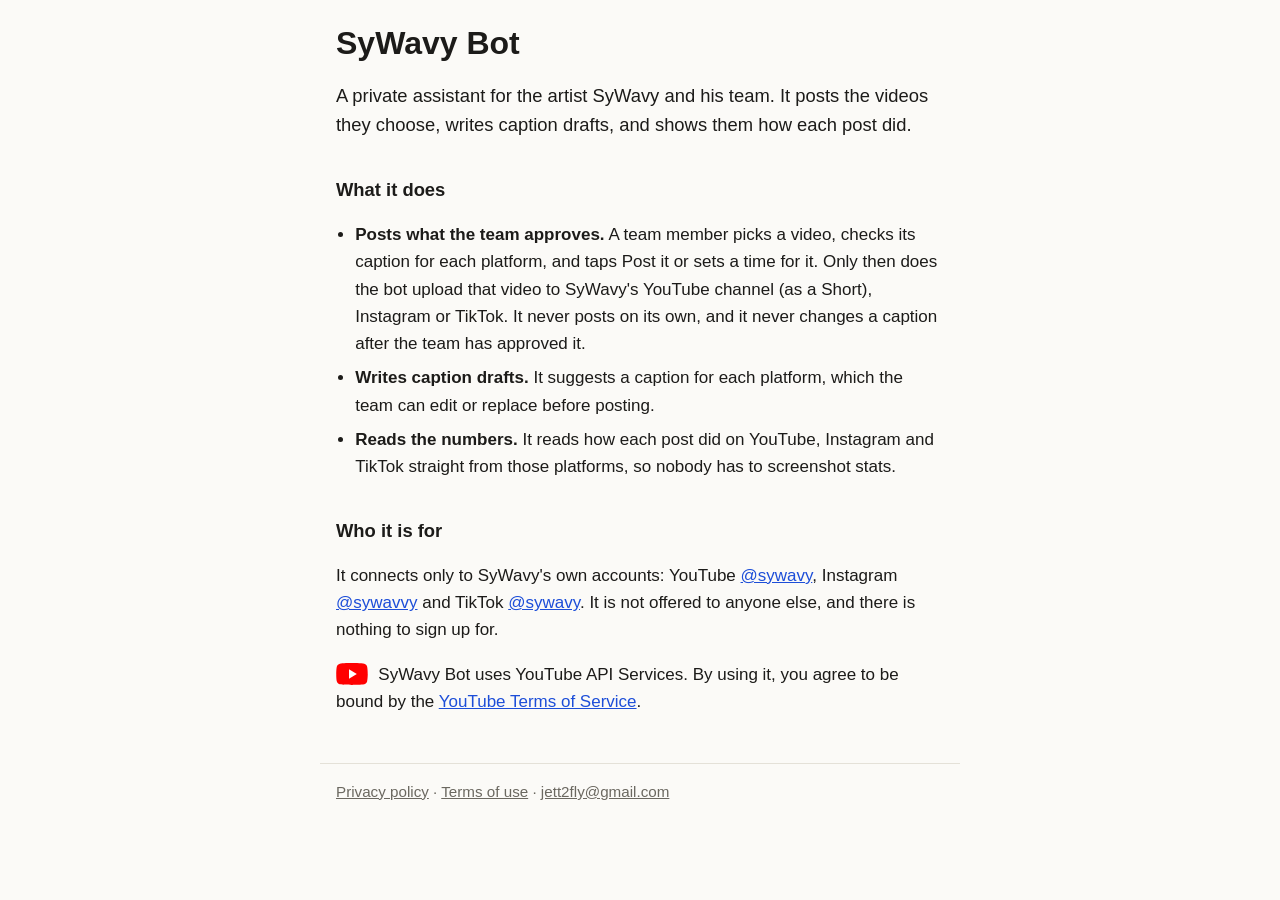
<file: index.html>
<!doctype html>
<html lang="en">
<head>
<meta charset="utf-8">
<meta name="viewport" content="width=device-width, initial-scale=1">
<title>SyWavy Bot</title>
<meta name="description" content="A private assistant for the artist SyWavy's own social accounts.">
<link rel="stylesheet" href="style.css">
</head>
<body>
<main>
<h1>SyWavy Bot</h1>
<p class="lede">A private assistant for the artist SyWavy and his team. It posts the videos they choose, writes caption drafts, and shows them how each post did.</p>

<h2>What it does</h2>
<ul>
<li><strong>Posts what the team approves.</strong> A team member picks a video, checks its caption for each platform, and taps Post it or sets a time for it. Only then does the bot upload that video to SyWavy's YouTube channel (as a Short), Instagram or TikTok. It never posts on its own, and it never changes a caption after the team has approved it.</li>
<li><strong>Writes caption drafts.</strong> It suggests a caption for each platform, which the team can edit or replace before posting.</li>
<li><strong>Reads the numbers.</strong> It reads how each post did on YouTube, Instagram and TikTok straight from those platforms, so nobody has to screenshot stats.</li>
</ul>

<h2>Who it is for</h2>
<p>It connects only to SyWavy's own accounts: YouTube <a href="https://www.youtube.com/@sywavy">@sywavy</a>, Instagram <a href="https://www.instagram.com/sywavvy/">@sywavvy</a> and TikTok <a href="https://www.tiktok.com/@sywavy">@sywavy</a>. It is not offered to anyone else, and there is nothing to sign up for.</p>

<p class="yt"><a href="https://www.youtube.com/@sywavy" aria-label="SyWavy on YouTube"><img src="youtube-icon.svg" alt="YouTube" width="32" height="22"></a> SyWavy Bot uses YouTube API Services. By using it, you agree to be bound by the <a href="https://www.youtube.com/t/terms">YouTube Terms of Service</a>.</p>
</main>
<footer>
<a href="privacy.html">Privacy policy</a> &middot; <a href="terms.html">Terms of use</a> &middot; <a href="mailto:jett2fly@gmail.com">jett2fly@gmail.com</a>
</footer>
</body>
</html>
</file>
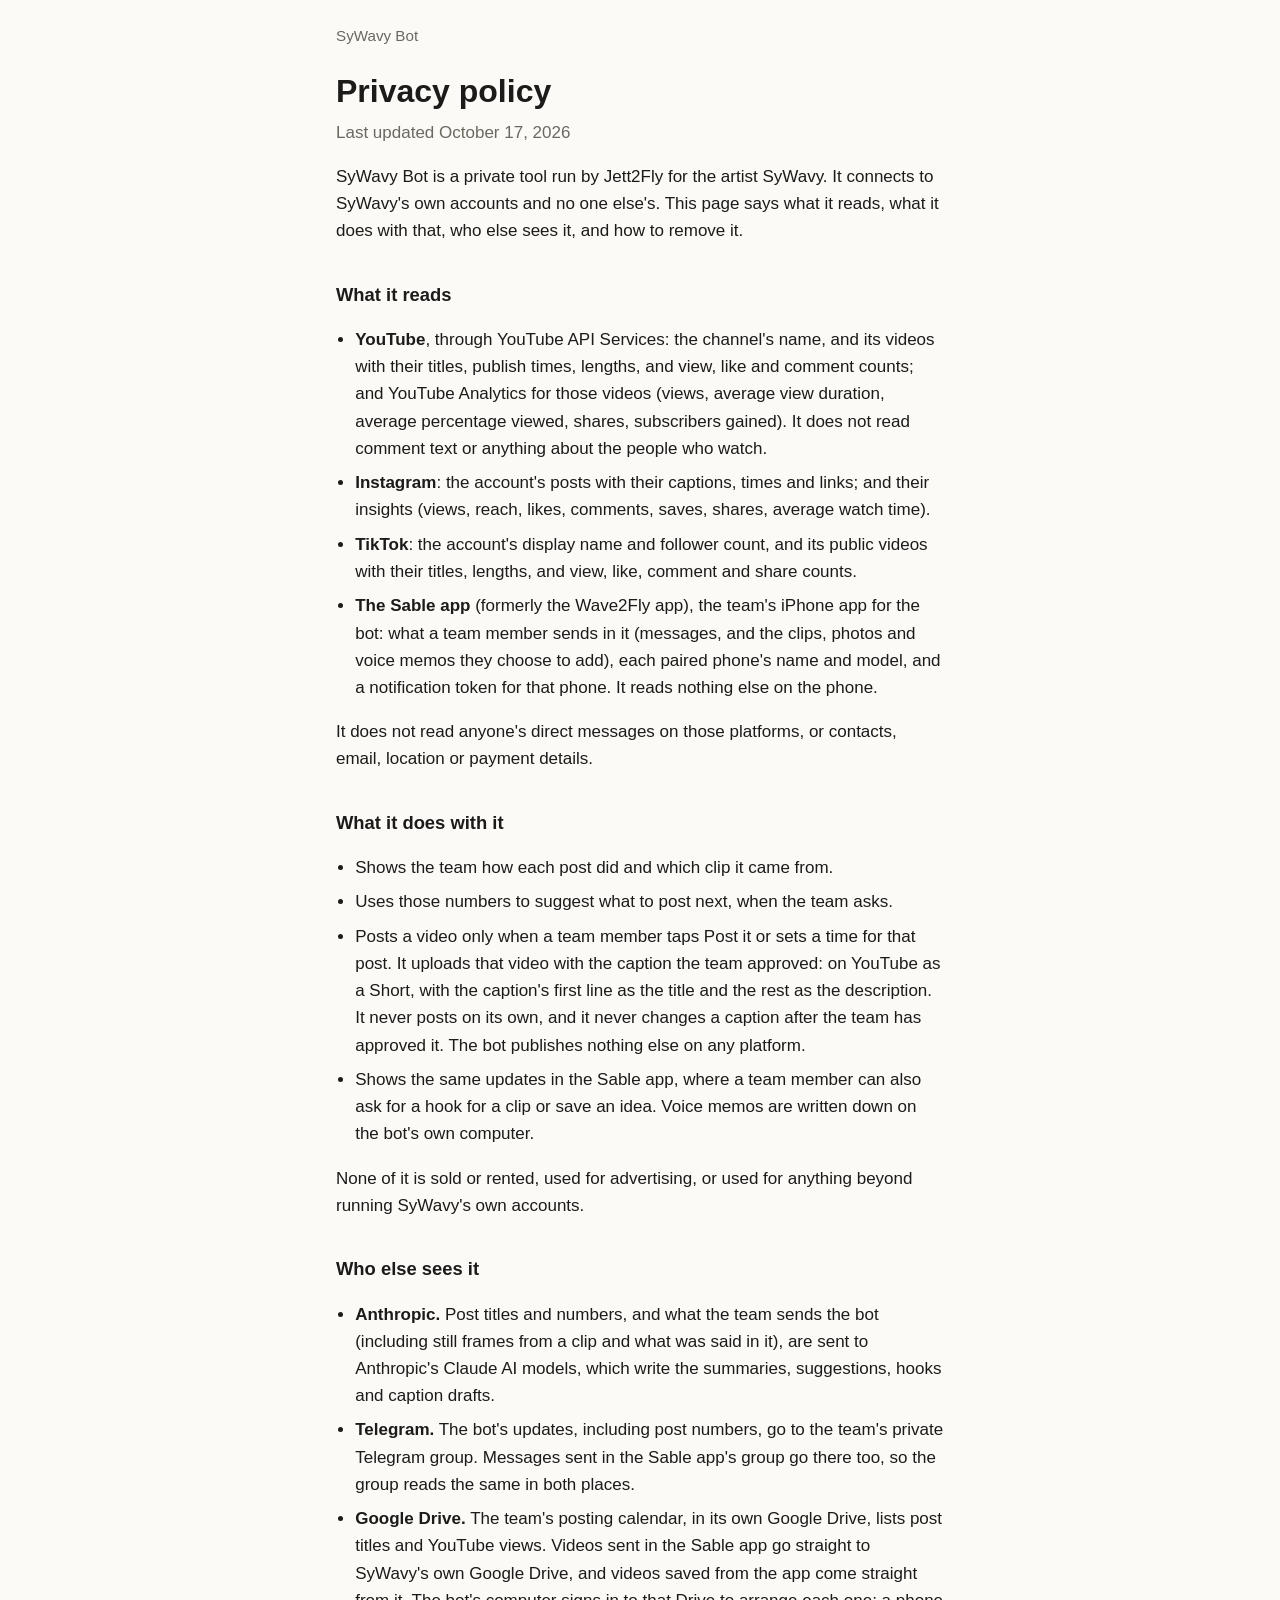
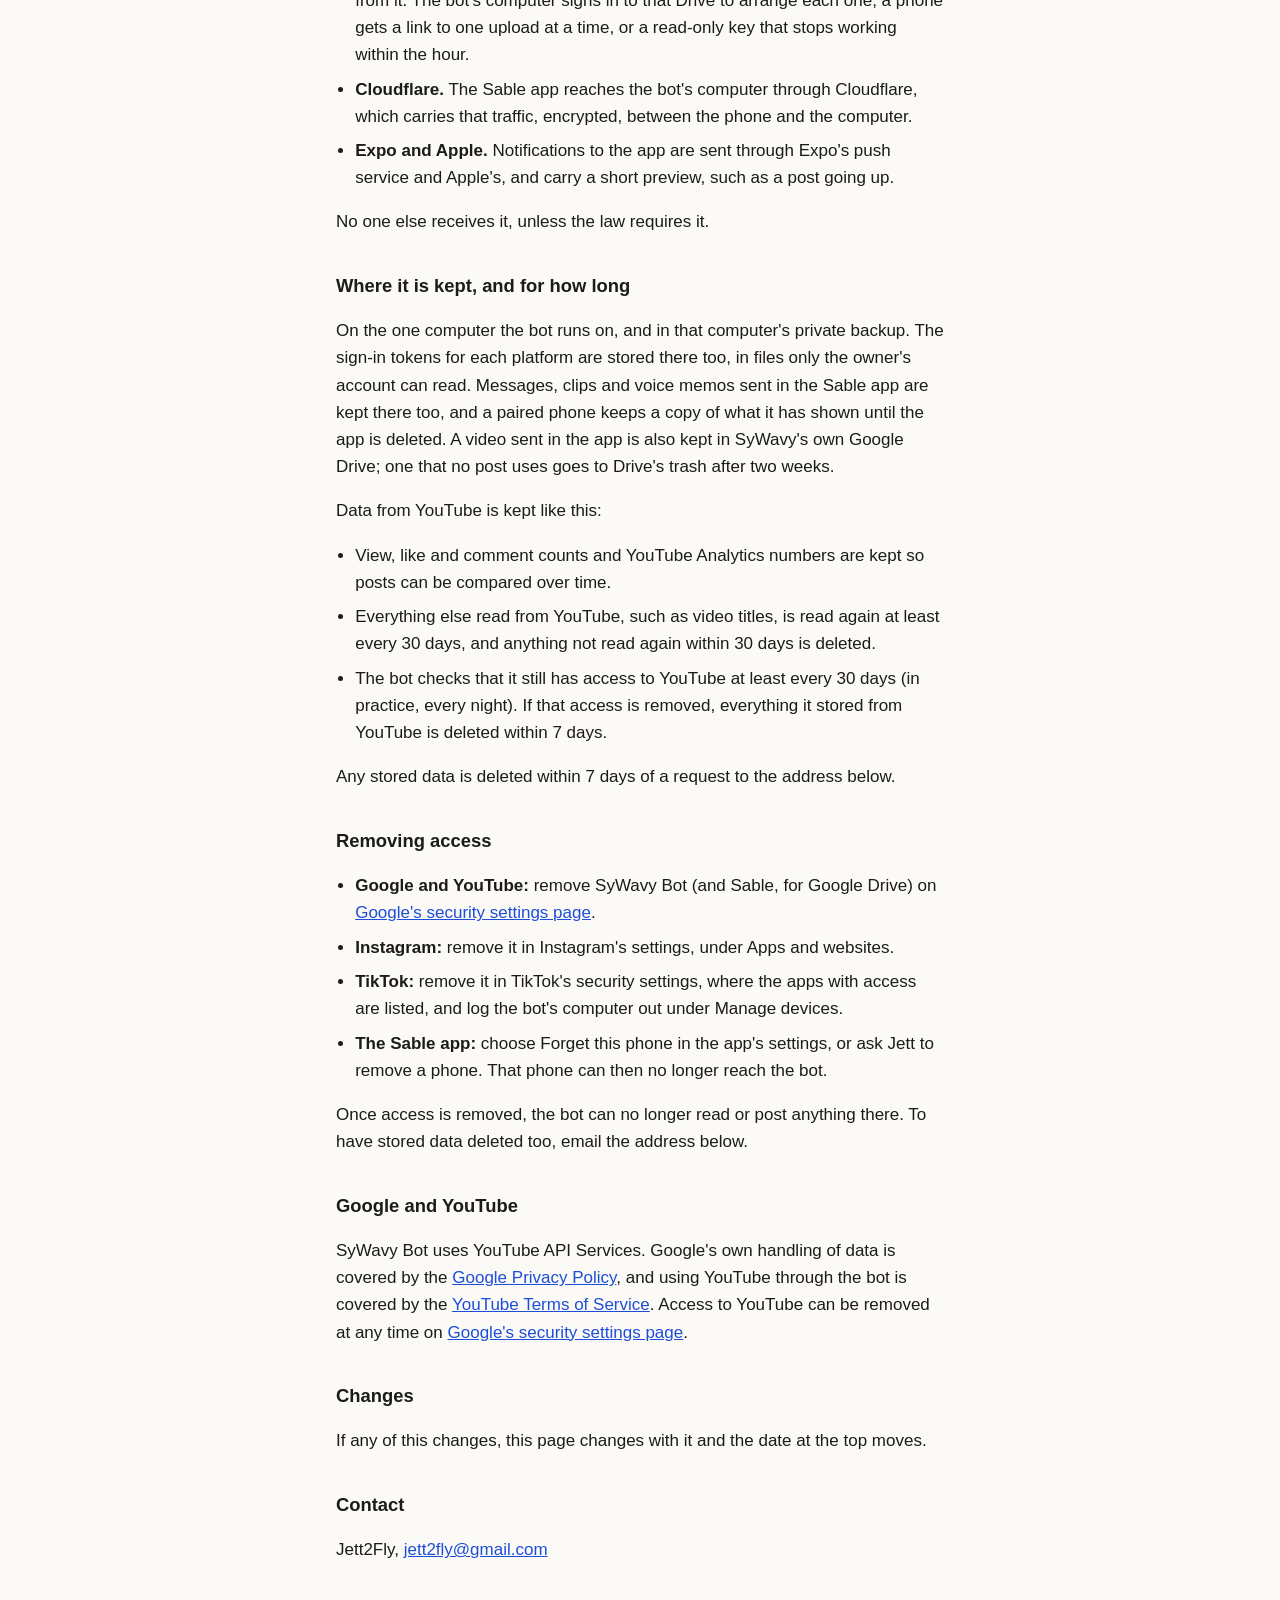
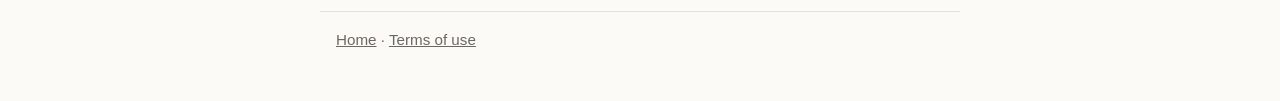
<file: privacy.html>
<!doctype html>
<html lang="en">
<head>
<meta charset="utf-8">
<meta name="viewport" content="width=device-width, initial-scale=1">
<title>Privacy policy &middot; SyWavy Bot</title>
<meta name="description" content="What SyWavy Bot reads, what it does with it, who else sees it, and how to remove it.">
<link rel="stylesheet" href="style.css">
</head>
<body>
<header><a href="./">SyWavy Bot</a></header>
<main>
<h1>Privacy policy</h1>
<p class="meta">Last updated October 17, 2026</p>

<p>SyWavy Bot is a private tool run by Jett2Fly for the artist SyWavy. It connects to SyWavy's own accounts and no one else's. This page says what it reads, what it does with that, who else sees it, and how to remove it.</p>

<h2>What it reads</h2>
<ul>
<li><strong>YouTube</strong>, through YouTube API Services: the channel's name, and its videos with their titles, publish times, lengths, and view, like and comment counts; and YouTube Analytics for those videos (views, average view duration, average percentage viewed, shares, subscribers gained). It does not read comment text or anything about the people who watch.</li>
<li><strong>Instagram</strong>: the account's posts with their captions, times and links; and their insights (views, reach, likes, comments, saves, shares, average watch time).</li>
<li><strong>TikTok</strong>: the account's display name and follower count, and its public videos with their titles, lengths, and view, like, comment and share counts.</li>
<li><strong>The Sable app</strong> (formerly the Wave2Fly app), the team's iPhone app for the bot: what a team member sends in it (messages, and the clips, photos and voice memos they choose to add), each paired phone's name and model, and a notification token for that phone. It reads nothing else on the phone.</li>
</ul>
<p>It does not read anyone's direct messages on those platforms, or contacts, email, location or payment details.</p>

<h2>What it does with it</h2>
<ul>
<li>Shows the team how each post did and which clip it came from.</li>
<li>Uses those numbers to suggest what to post next, when the team asks.</li>
<li>Posts a video only when a team member taps Post it or sets a time for that post. It uploads that video with the caption the team approved: on YouTube as a Short, with the caption's first line as the title and the rest as the description. It never posts on its own, and it never changes a caption after the team has approved it. The bot publishes nothing else on any platform.</li>
<li>Shows the same updates in the Sable app, where a team member can also ask for a hook for a clip or save an idea. Voice memos are written down on the bot's own computer.</li>
</ul>
<p>None of it is sold or rented, used for advertising, or used for anything beyond running SyWavy's own accounts.</p>

<h2>Who else sees it</h2>
<ul>
<li><strong>Anthropic.</strong> Post titles and numbers, and what the team sends the bot (including still frames from a clip and what was said in it), are sent to Anthropic's Claude AI models, which write the summaries, suggestions, hooks and caption drafts.</li>
<li><strong>Telegram.</strong> The bot's updates, including post numbers, go to the team's private Telegram group. Messages sent in the Sable app's group go there too, so the group reads the same in both places.</li>
<li><strong>Google Drive.</strong> The team's posting calendar, in its own Google Drive, lists post titles and YouTube views. Videos sent in the Sable app go straight to SyWavy's own Google Drive, and videos saved from the app come straight from it. The bot's computer signs in to that Drive to arrange each one; a phone gets a link to one upload at a time, or a read-only key that stops working within the hour.</li>
<li><strong>Cloudflare.</strong> The Sable app reaches the bot's computer through Cloudflare, which carries that traffic, encrypted, between the phone and the computer.</li>
<li><strong>Expo and Apple.</strong> Notifications to the app are sent through Expo's push service and Apple's, and carry a short preview, such as a post going up.</li>
</ul>
<p>No one else receives it, unless the law requires it.</p>

<h2>Where it is kept, and for how long</h2>
<p>On the one computer the bot runs on, and in that computer's private backup. The sign-in tokens for each platform are stored there too, in files only the owner's account can read. Messages, clips and voice memos sent in the Sable app are kept there too, and a paired phone keeps a copy of what it has shown until the app is deleted. A video sent in the app is also kept in SyWavy's own Google Drive; one that no post uses goes to Drive's trash after two weeks.</p>
<p>Data from YouTube is kept like this:</p>
<ul>
<li>View, like and comment counts and YouTube Analytics numbers are kept so posts can be compared over time.</li>
<li>Everything else read from YouTube, such as video titles, is read again at least every 30 days, and anything not read again within 30 days is deleted.</li>
<li>The bot checks that it still has access to YouTube at least every 30 days (in practice, every night). If that access is removed, everything it stored from YouTube is deleted within 7 days.</li>
</ul>
<p>Any stored data is deleted within 7 days of a request to the address below.</p>

<h2>Removing access</h2>
<ul>
<li><strong>Google and YouTube:</strong> remove SyWavy Bot (and Sable, for Google Drive) on <a href="https://security.google.com/settings/security/permissions">Google's security settings page</a>.</li>
<li><strong>Instagram:</strong> remove it in Instagram's settings, under Apps and websites.</li>
<li><strong>TikTok:</strong> remove it in TikTok's security settings, where the apps with access are listed, and log the bot's computer out under Manage devices.</li>
<li><strong>The Sable app:</strong> choose Forget this phone in the app's settings, or ask Jett to remove a phone. That phone can then no longer reach the bot.</li>
</ul>
<p>Once access is removed, the bot can no longer read or post anything there. To have stored data deleted too, email the address below.</p>

<h2>Google and YouTube</h2>
<p>SyWavy Bot uses YouTube API Services. Google's own handling of data is covered by the <a href="https://www.google.com/policies/privacy">Google Privacy Policy</a>, and using YouTube through the bot is covered by the <a href="https://www.youtube.com/t/terms">YouTube Terms of Service</a>. Access to YouTube can be removed at any time on <a href="https://security.google.com/settings/security/permissions">Google's security settings page</a>.</p>

<h2>Changes</h2>
<p>If any of this changes, this page changes with it and the date at the top moves.</p>

<h2>Contact</h2>
<p>Jett2Fly, <a href="mailto:jett2fly@gmail.com">jett2fly@gmail.com</a></p>
</main>
<footer>
<a href="./">Home</a> &middot; <a href="terms.html">Terms of use</a>
</footer>
</body>
</html>
</file>
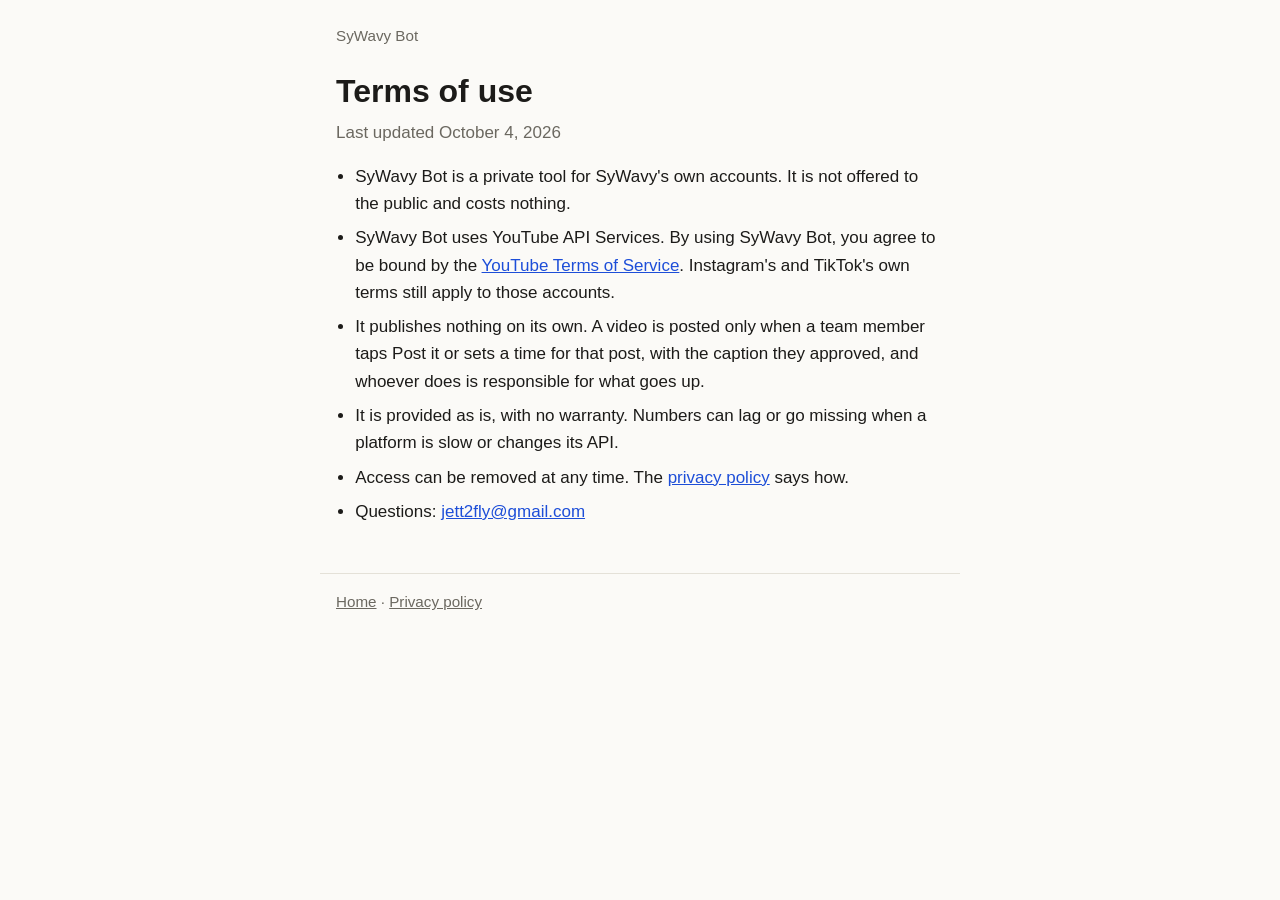
<file: terms.html>
<!doctype html>
<html lang="en">
<head>
<meta charset="utf-8">
<meta name="viewport" content="width=device-width, initial-scale=1">
<title>Terms of use &middot; SyWavy Bot</title>
<meta name="description" content="The terms for using SyWavy Bot.">
<link rel="stylesheet" href="style.css">
</head>
<body>
<header><a href="./">SyWavy Bot</a></header>
<main>
<h1>Terms of use</h1>
<p class="meta">Last updated October 4, 2026</p>

<ul>
<li>SyWavy Bot is a private tool for SyWavy's own accounts. It is not offered to the public and costs nothing.</li>
<li>SyWavy Bot uses YouTube API Services. By using SyWavy Bot, you agree to be bound by the <a href="https://www.youtube.com/t/terms">YouTube Terms of Service</a>. Instagram's and TikTok's own terms still apply to those accounts.</li>
<li>It publishes nothing on its own. A video is posted only when a team member taps Post it or sets a time for that post, with the caption they approved, and whoever does is responsible for what goes up.</li>
<li>It is provided as is, with no warranty. Numbers can lag or go missing when a platform is slow or changes its API.</li>
<li>Access can be removed at any time. The <a href="privacy.html">privacy policy</a> says how.</li>
<li>Questions: <a href="mailto:jett2fly@gmail.com">jett2fly@gmail.com</a></li>
</ul>
</main>
<footer>
<a href="./">Home</a> &middot; <a href="privacy.html">Privacy policy</a>
</footer>
</body>
</html>
</file>
<file: style.css>
:root {
  --bg: #fbfaf7;
  --text: #1c1b19;
  --muted: #6b6860;
  --rule: #e4e1d8;
  --link: #1d4ed8;
}
@media (prefers-color-scheme: dark) {
  :root {
    --bg: #141412;
    --text: #ecebe6;
    --muted: #a09d94;
    --rule: #2c2b27;
    --link: #8ab4ff;
  }
}
* { box-sizing: border-box; }
body {
  margin: 0;
  background: var(--bg);
  color: var(--text);
  font: 17px/1.6 -apple-system, BlinkMacSystemFont, "Segoe UI", Roboto, Helvetica, Arial, sans-serif;
}
header, main, footer { max-width: 40rem; margin: 0 auto; padding: 0 16px; }
header { padding-top: 1.5rem; font-size: .95rem; }
header a { color: var(--muted); text-decoration: none; }
main { padding-top: 1.5rem; }
h1 { font-size: 2rem; line-height: 1.2; margin: 0 0 .5rem; }
h2 { font-size: 1.15rem; margin: 2.2rem 0 .4rem; }
.lede { font-size: 1.15rem; }
.meta { color: var(--muted); margin-top: 0; }
ul { padding-left: 1.2rem; }
li { margin: .45rem 0; }
a { color: var(--link); overflow-wrap: anywhere; }
.yt img { vertical-align: -5px; margin-right: .35rem; }
footer {
  margin-top: 3rem;
  padding-top: 1rem;
  padding-bottom: 3rem;
  border-top: 1px solid var(--rule);
  color: var(--muted);
  font-size: .95rem;
}
footer a { color: inherit; }
</file>
